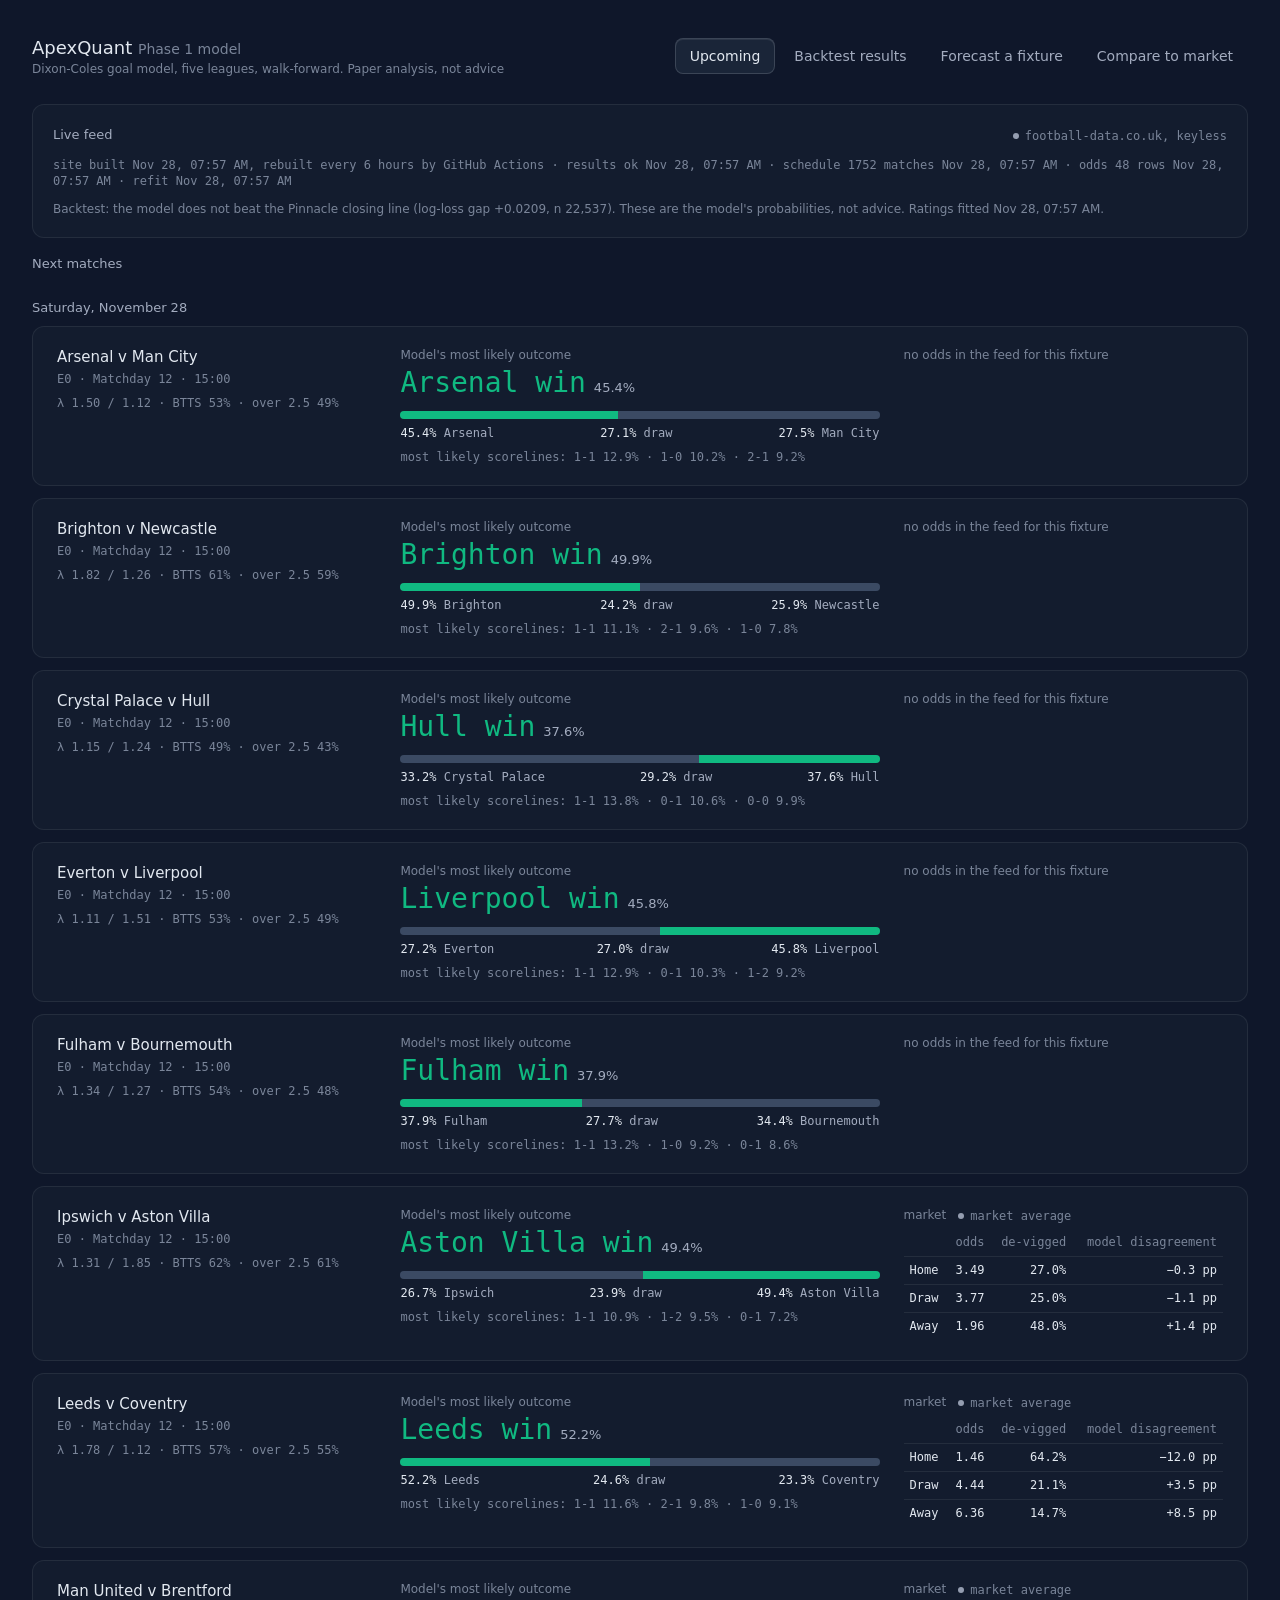
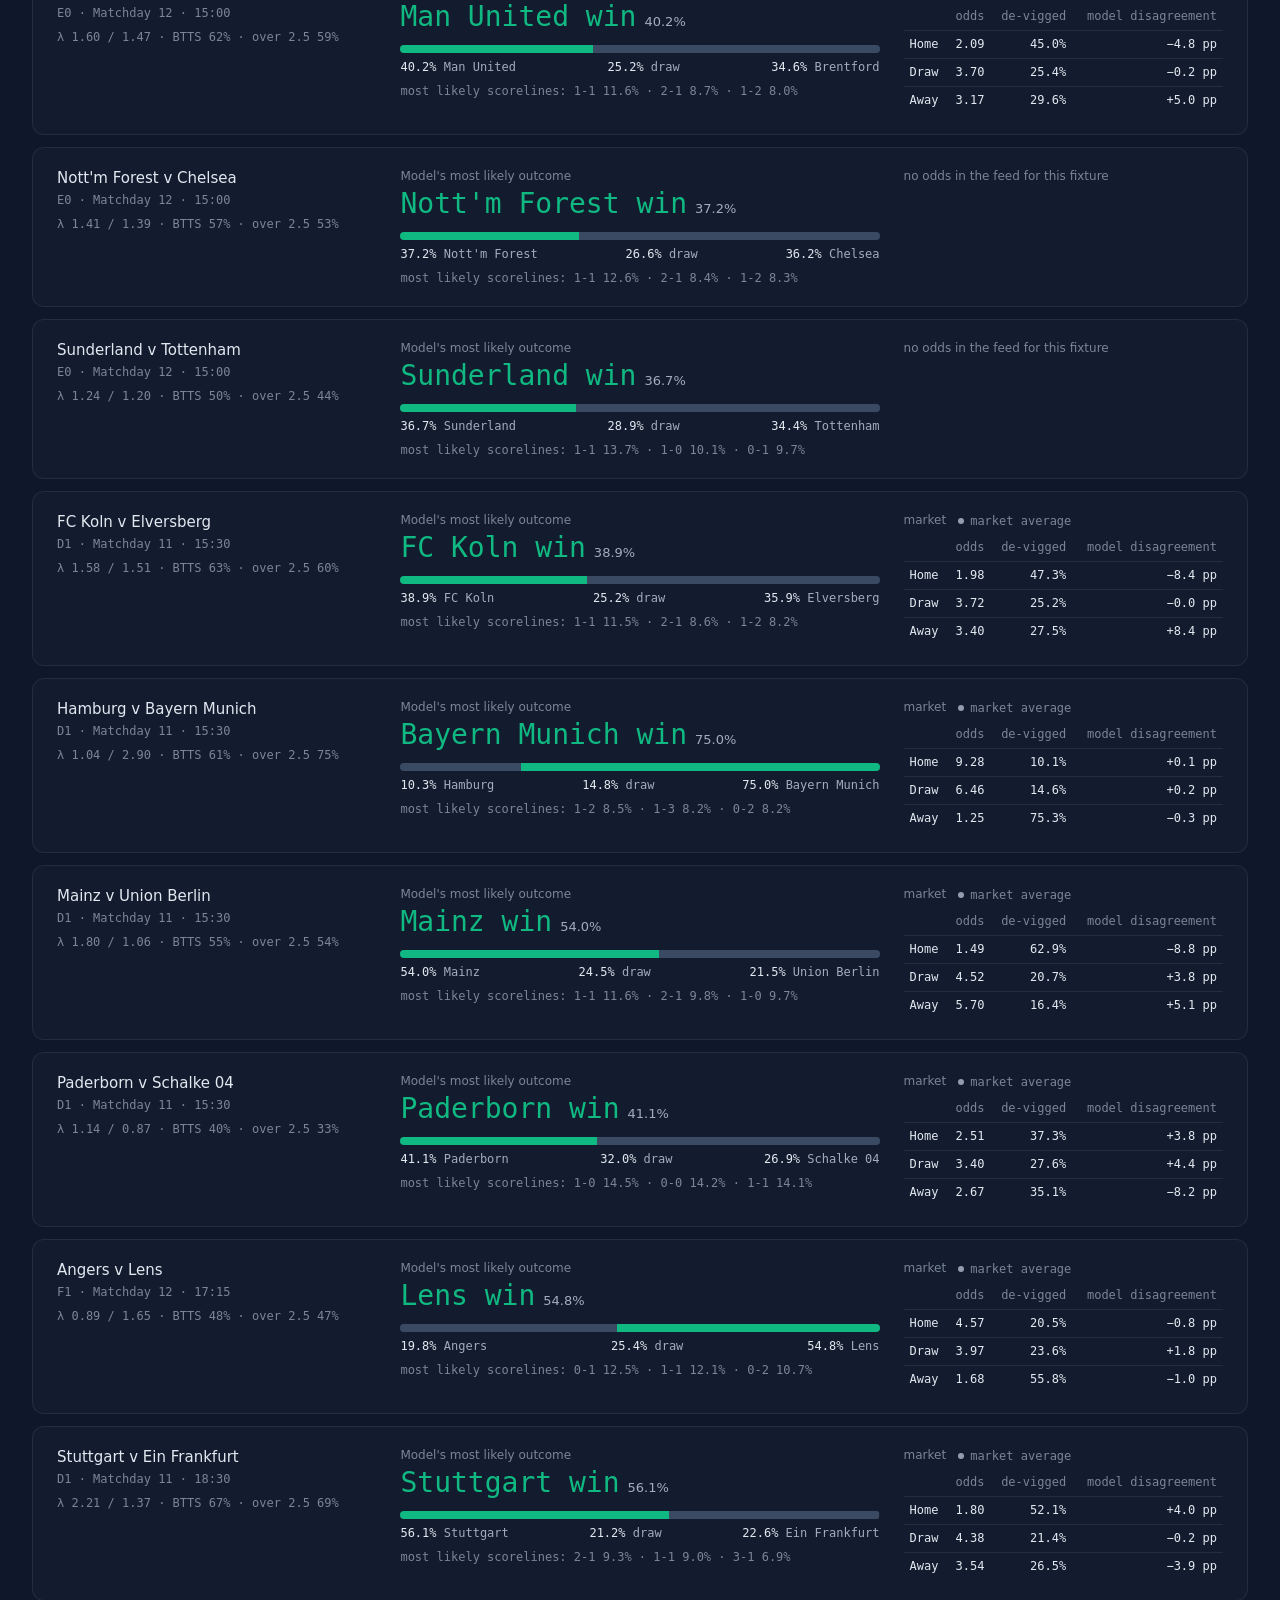
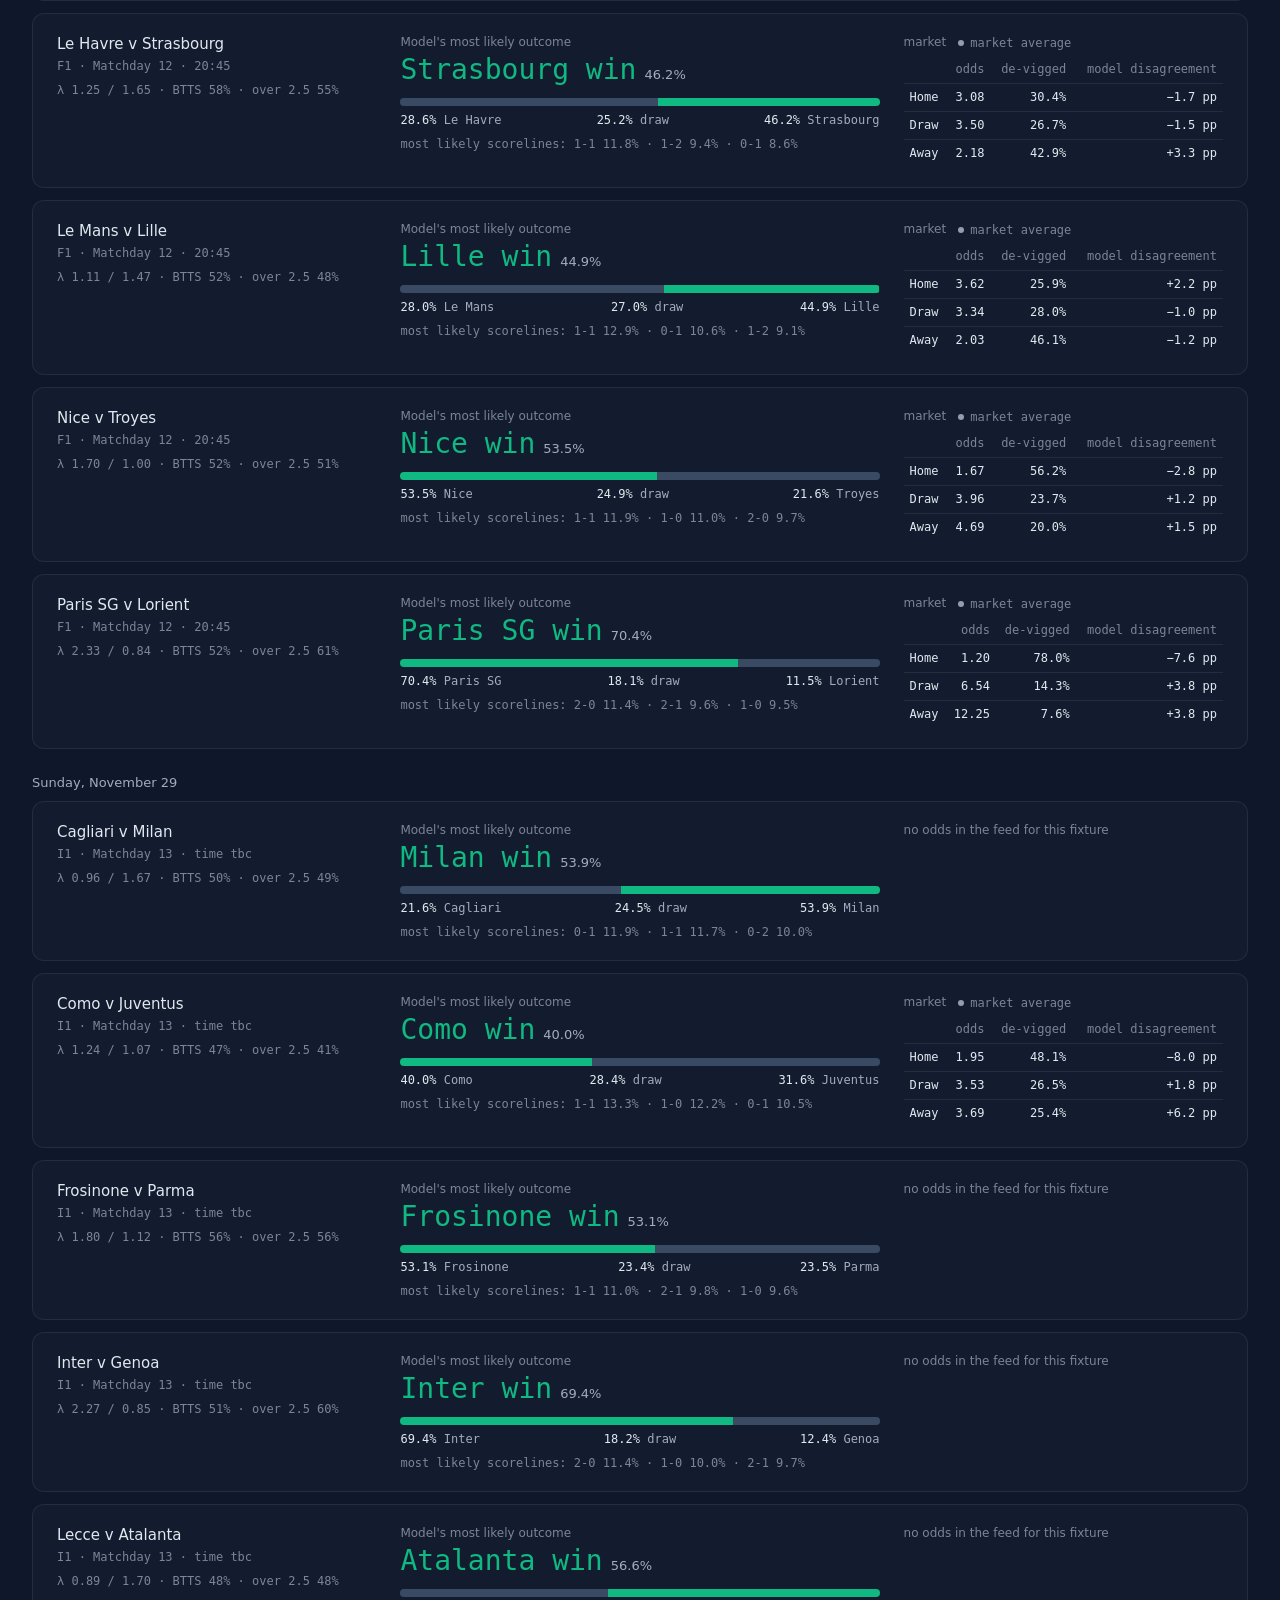
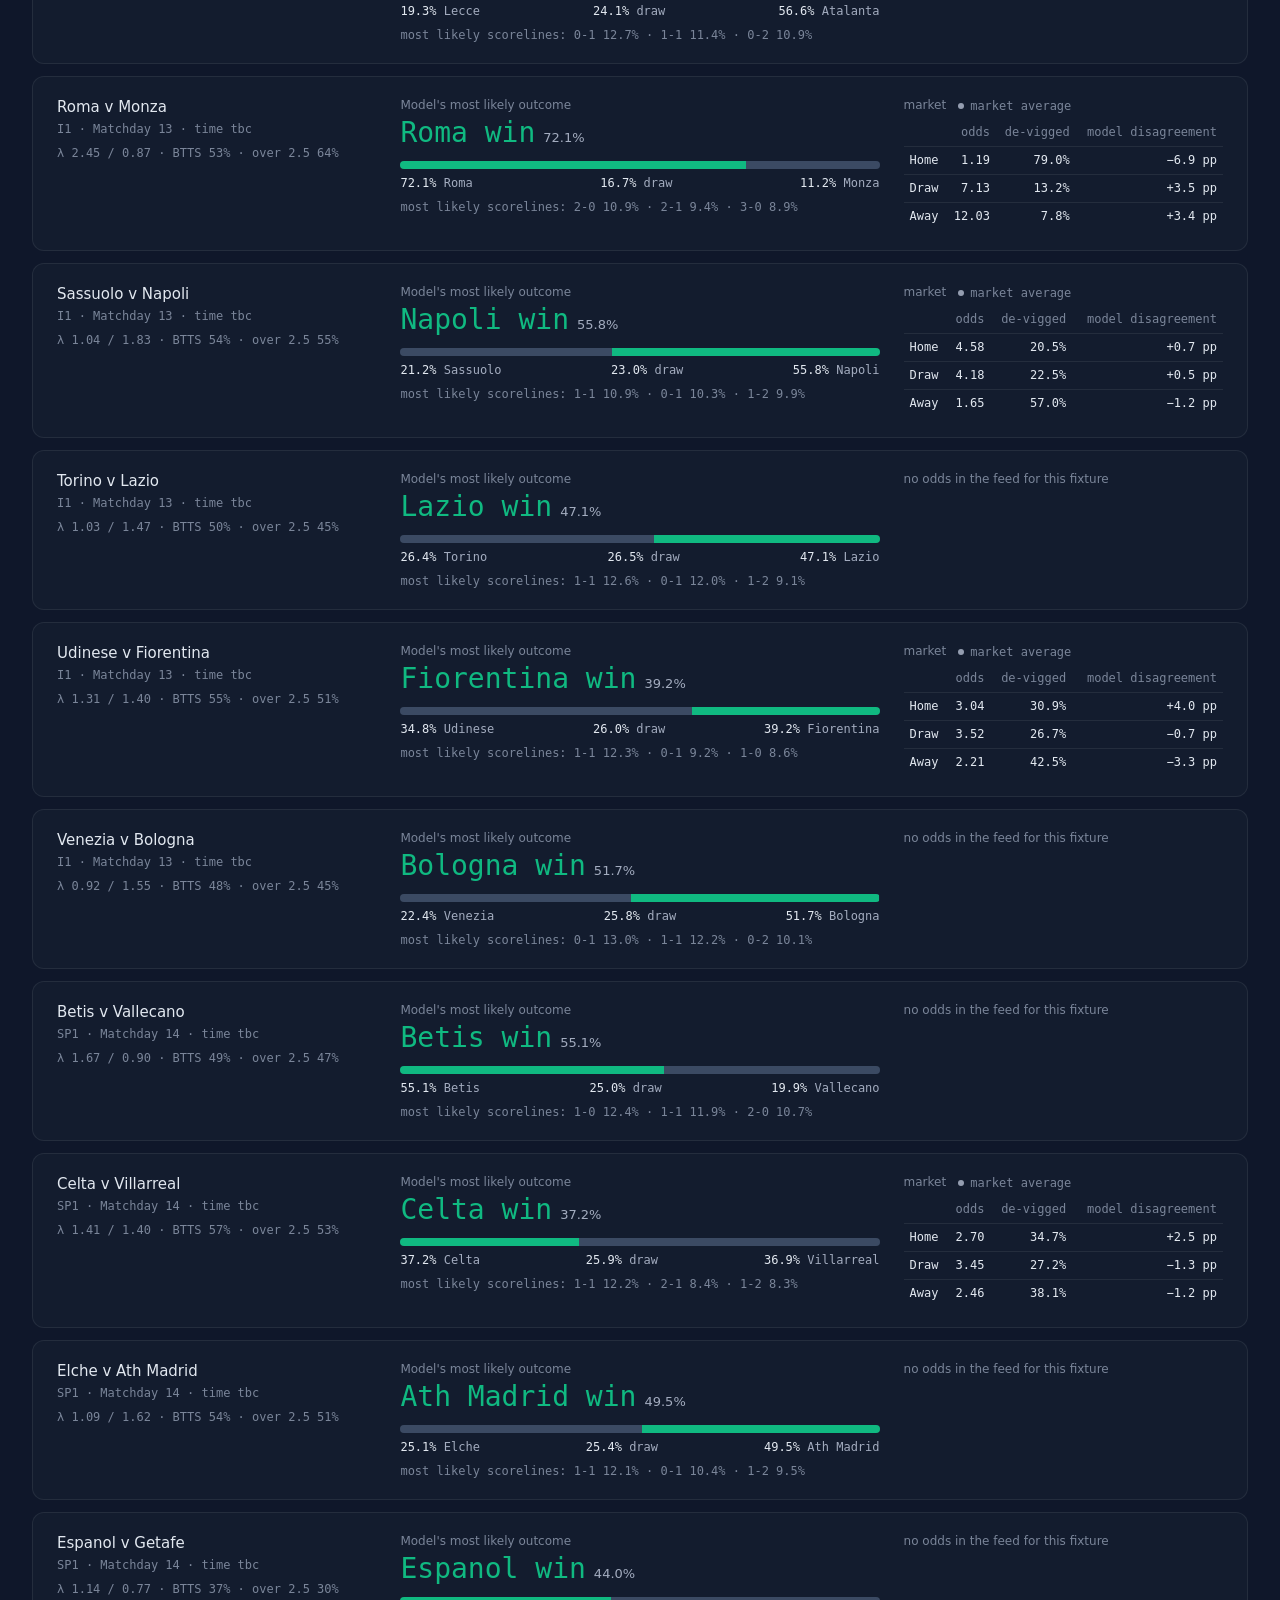
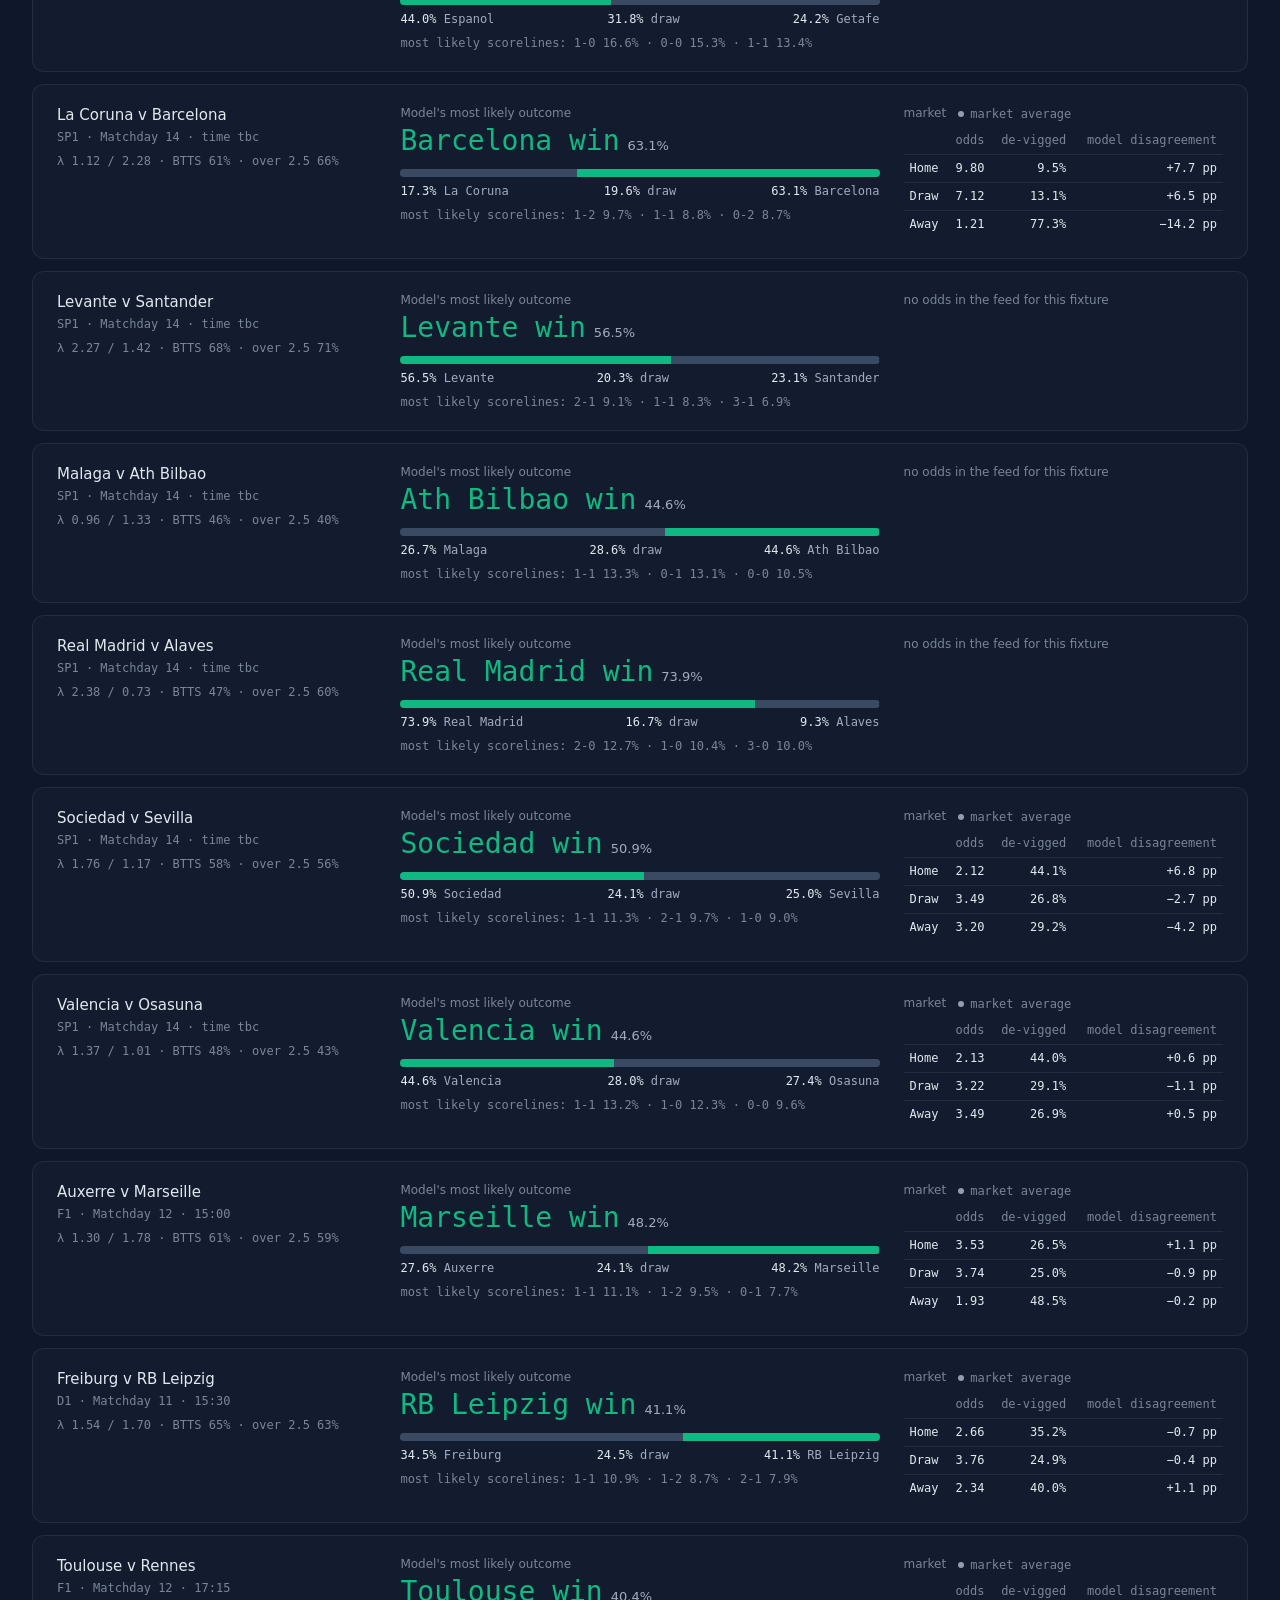
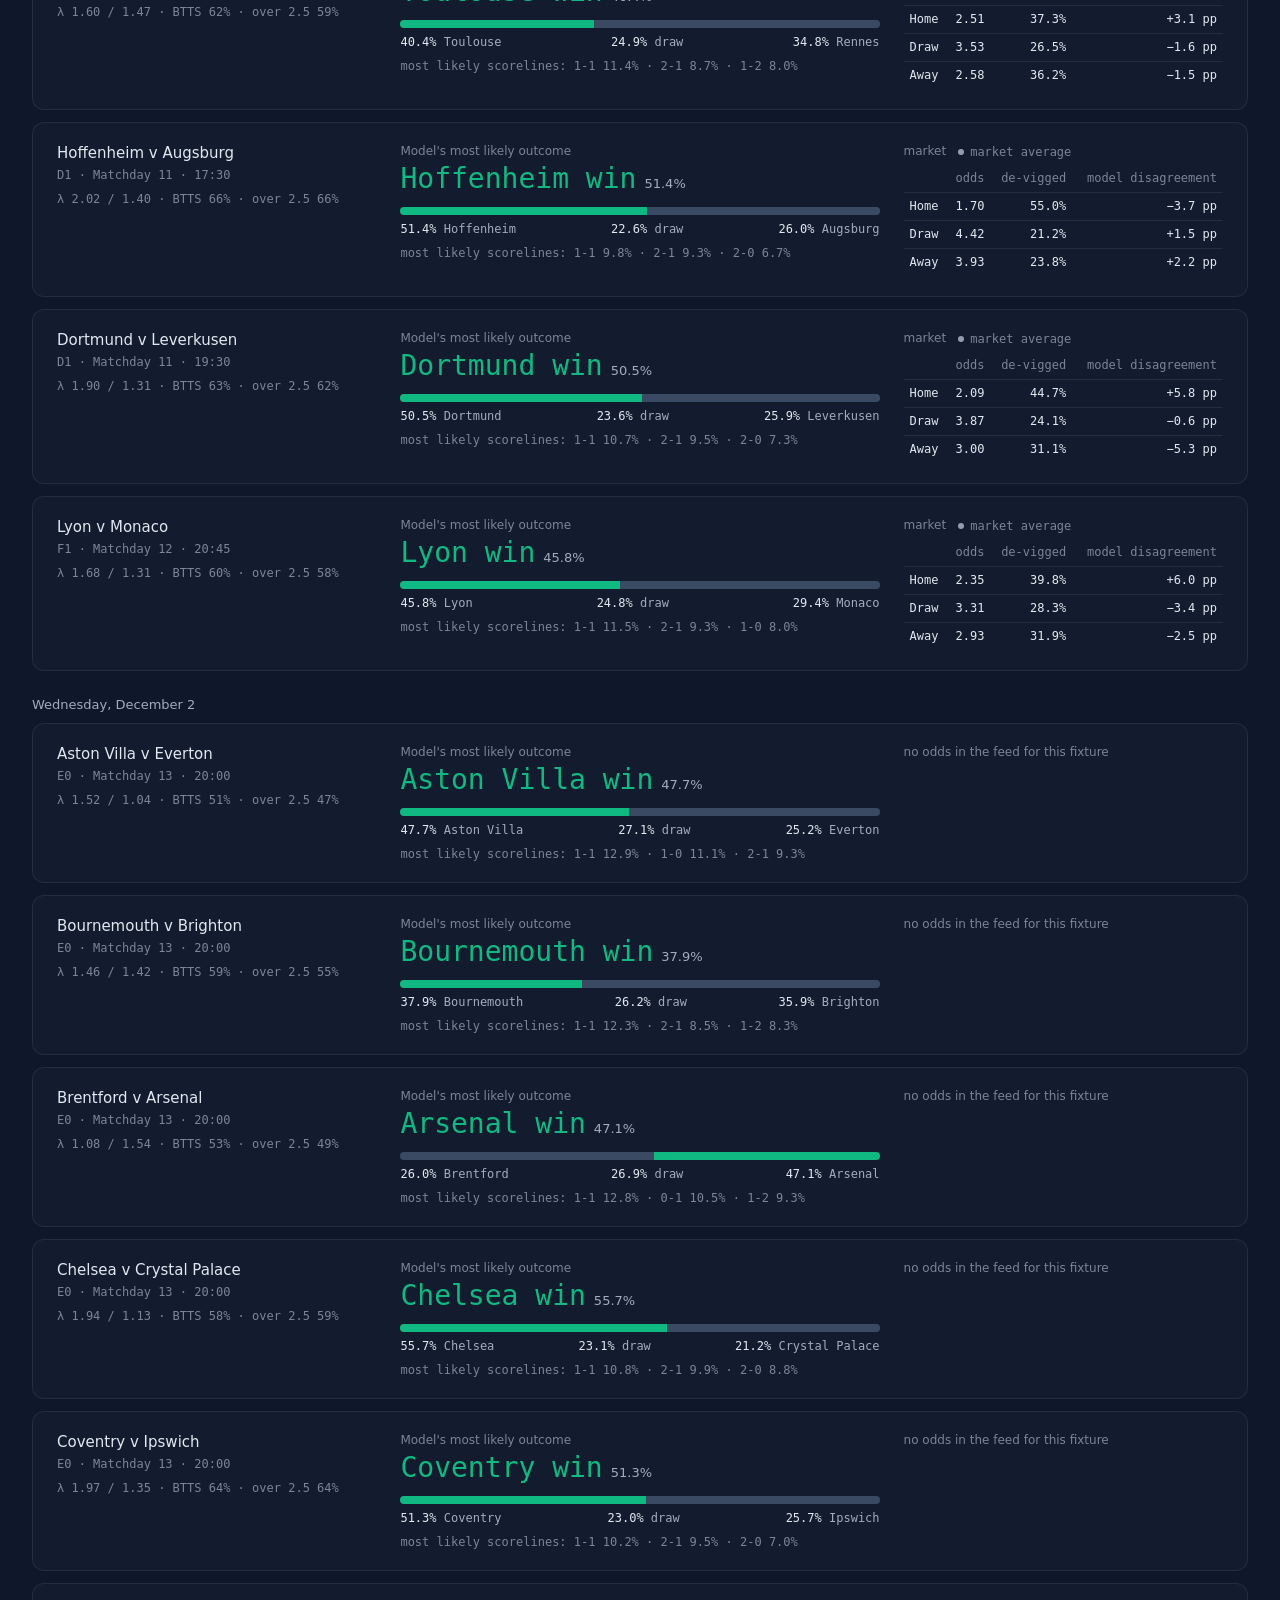
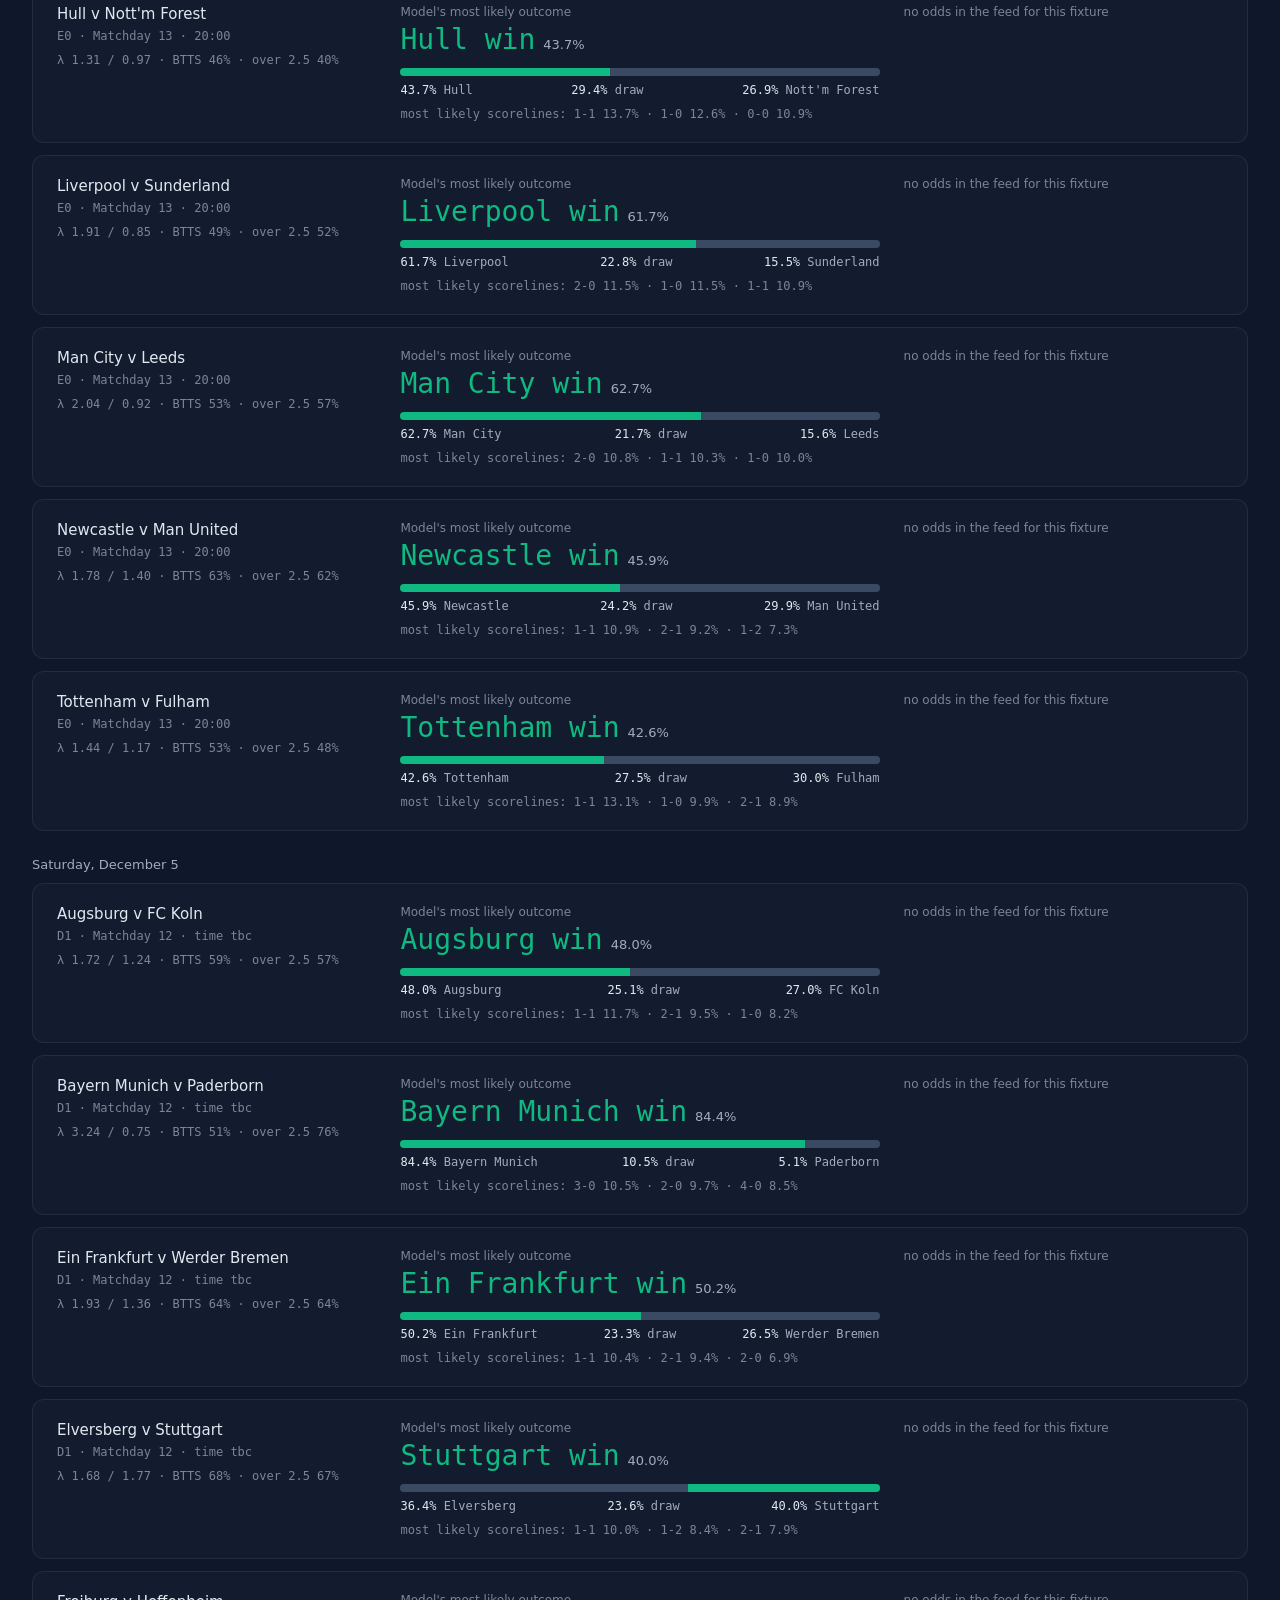
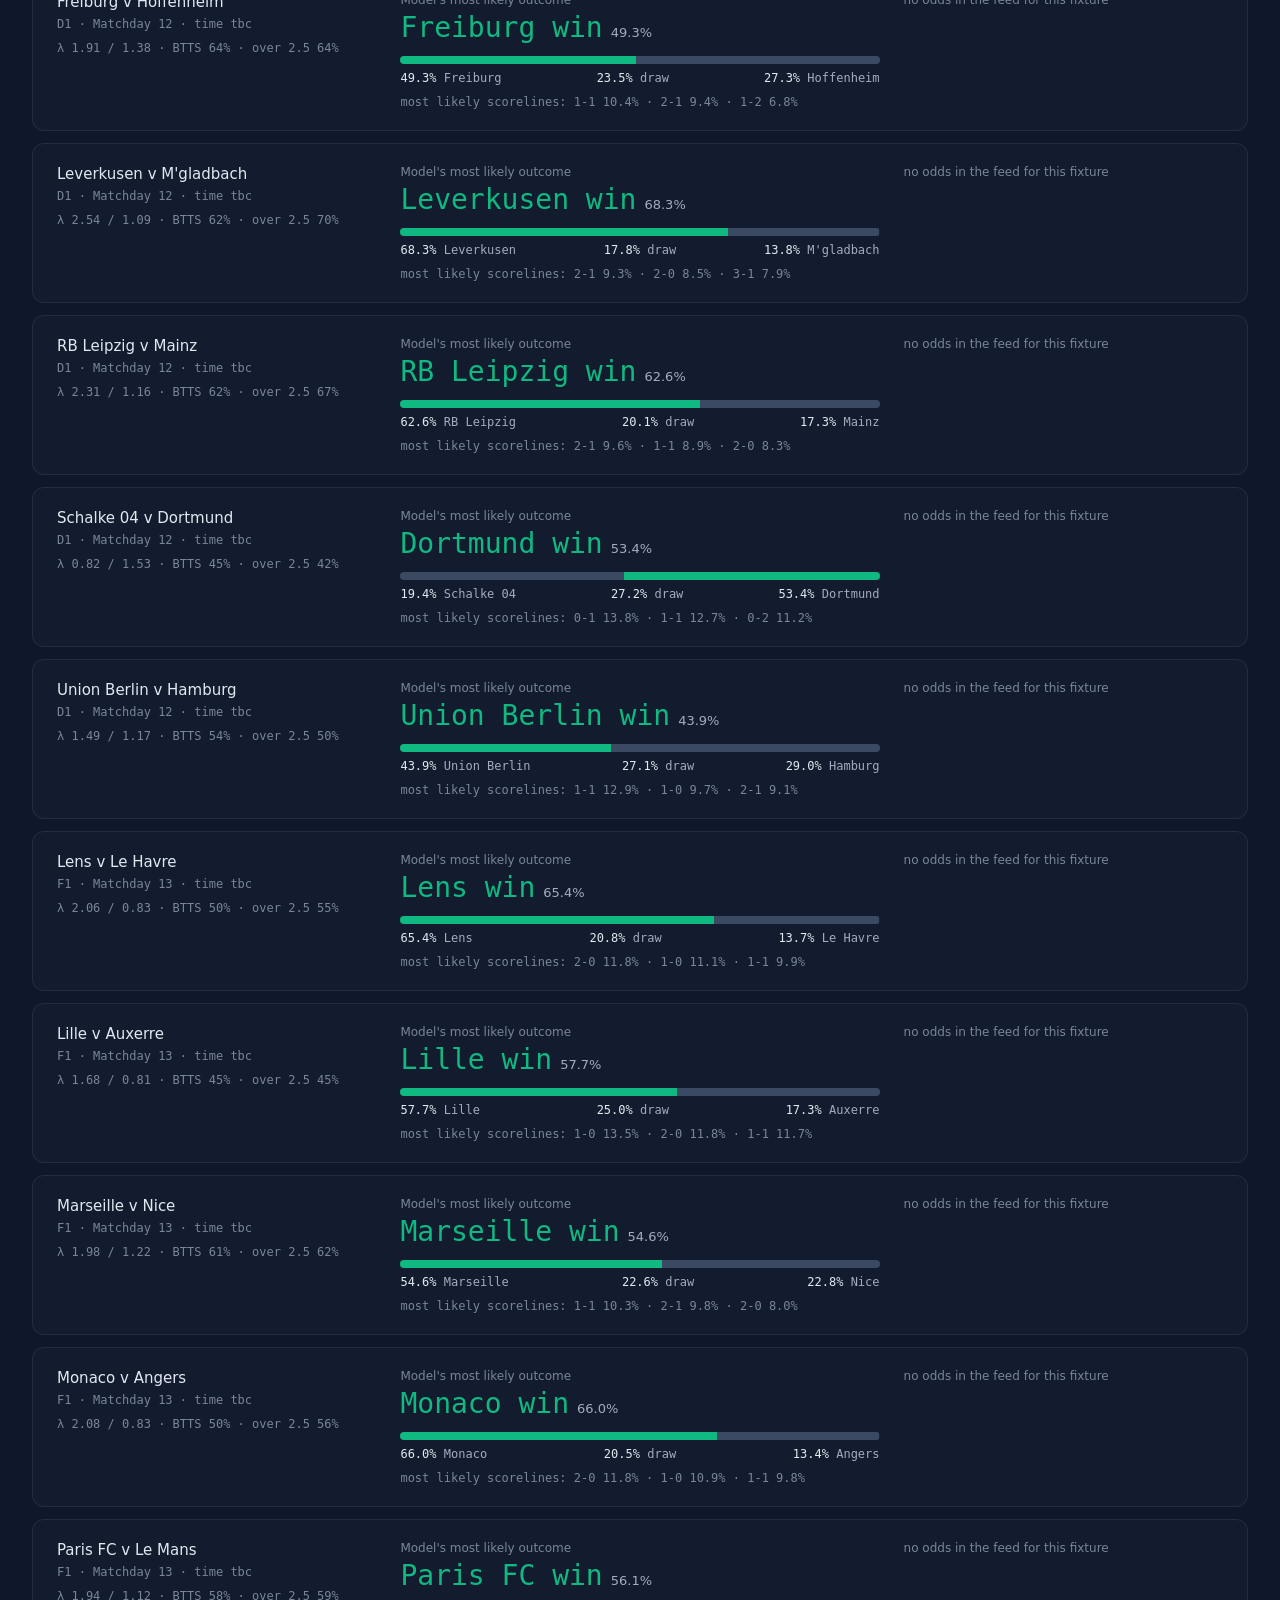
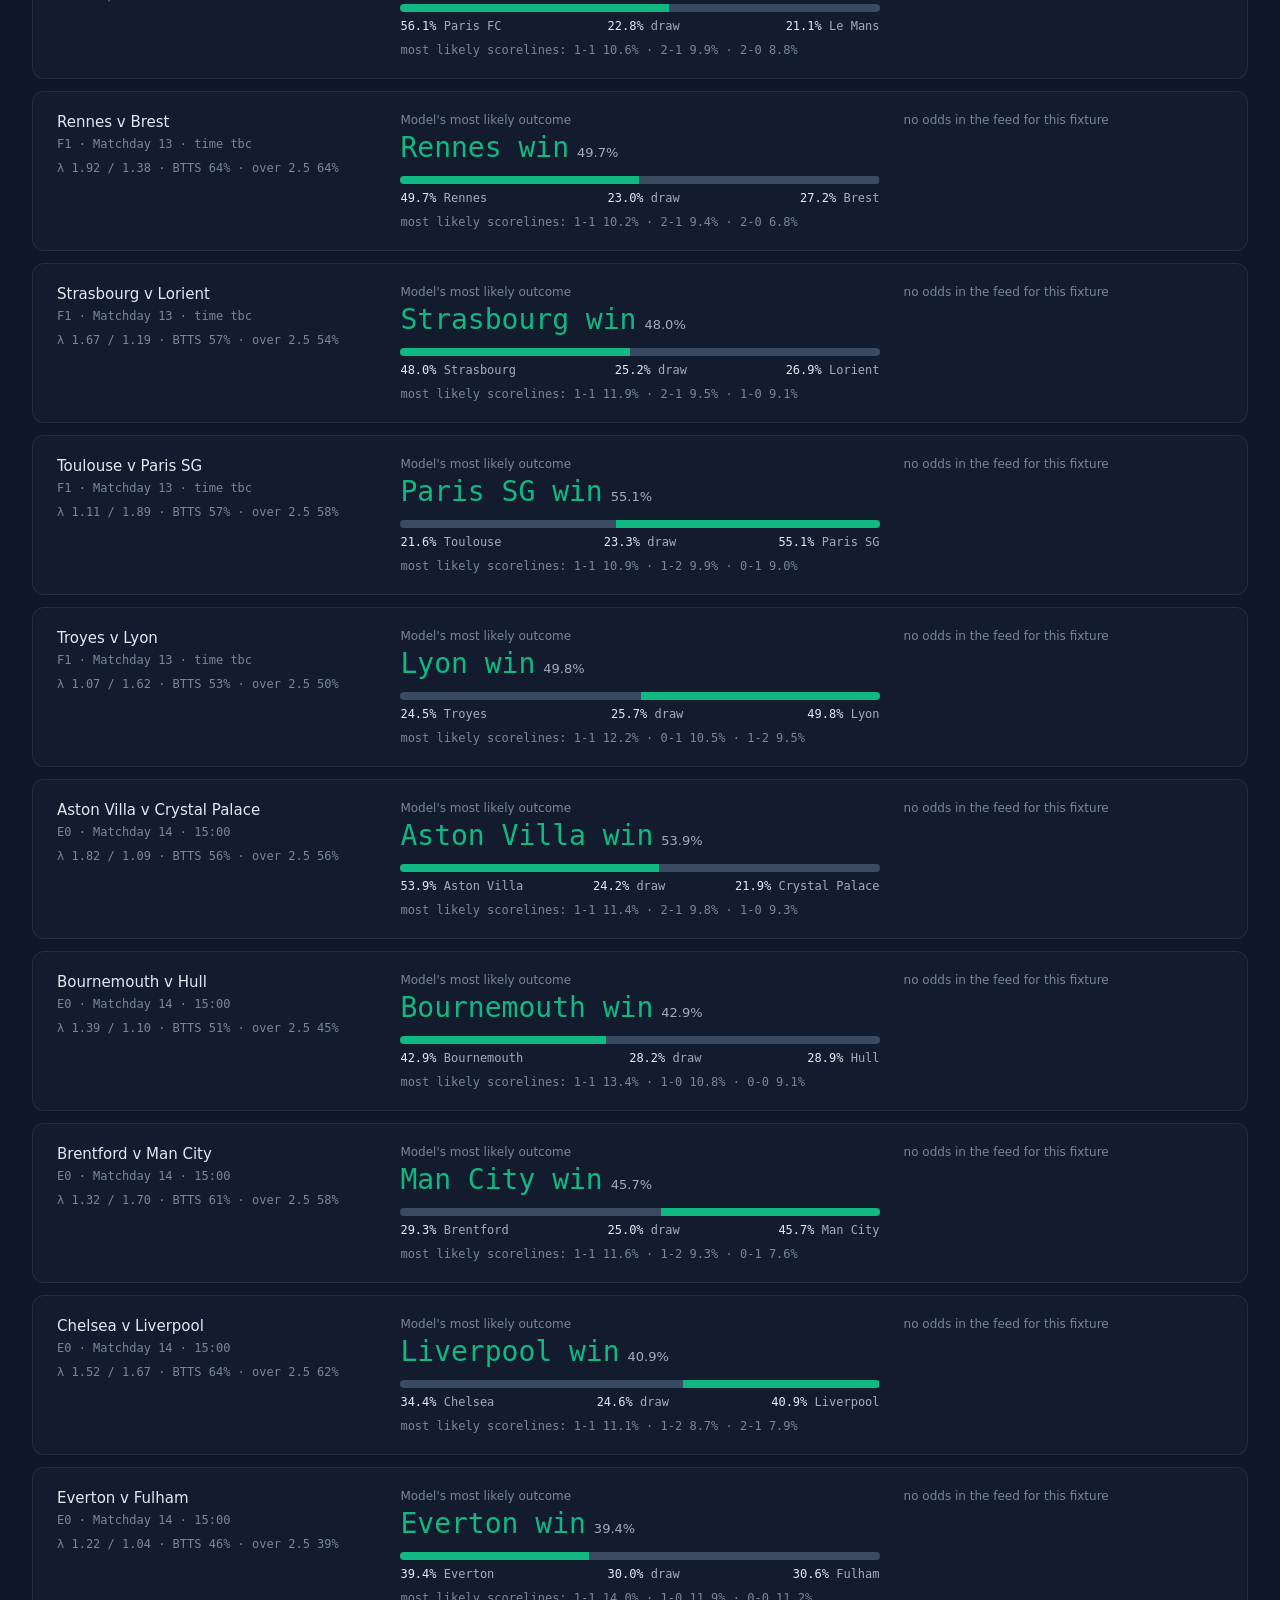
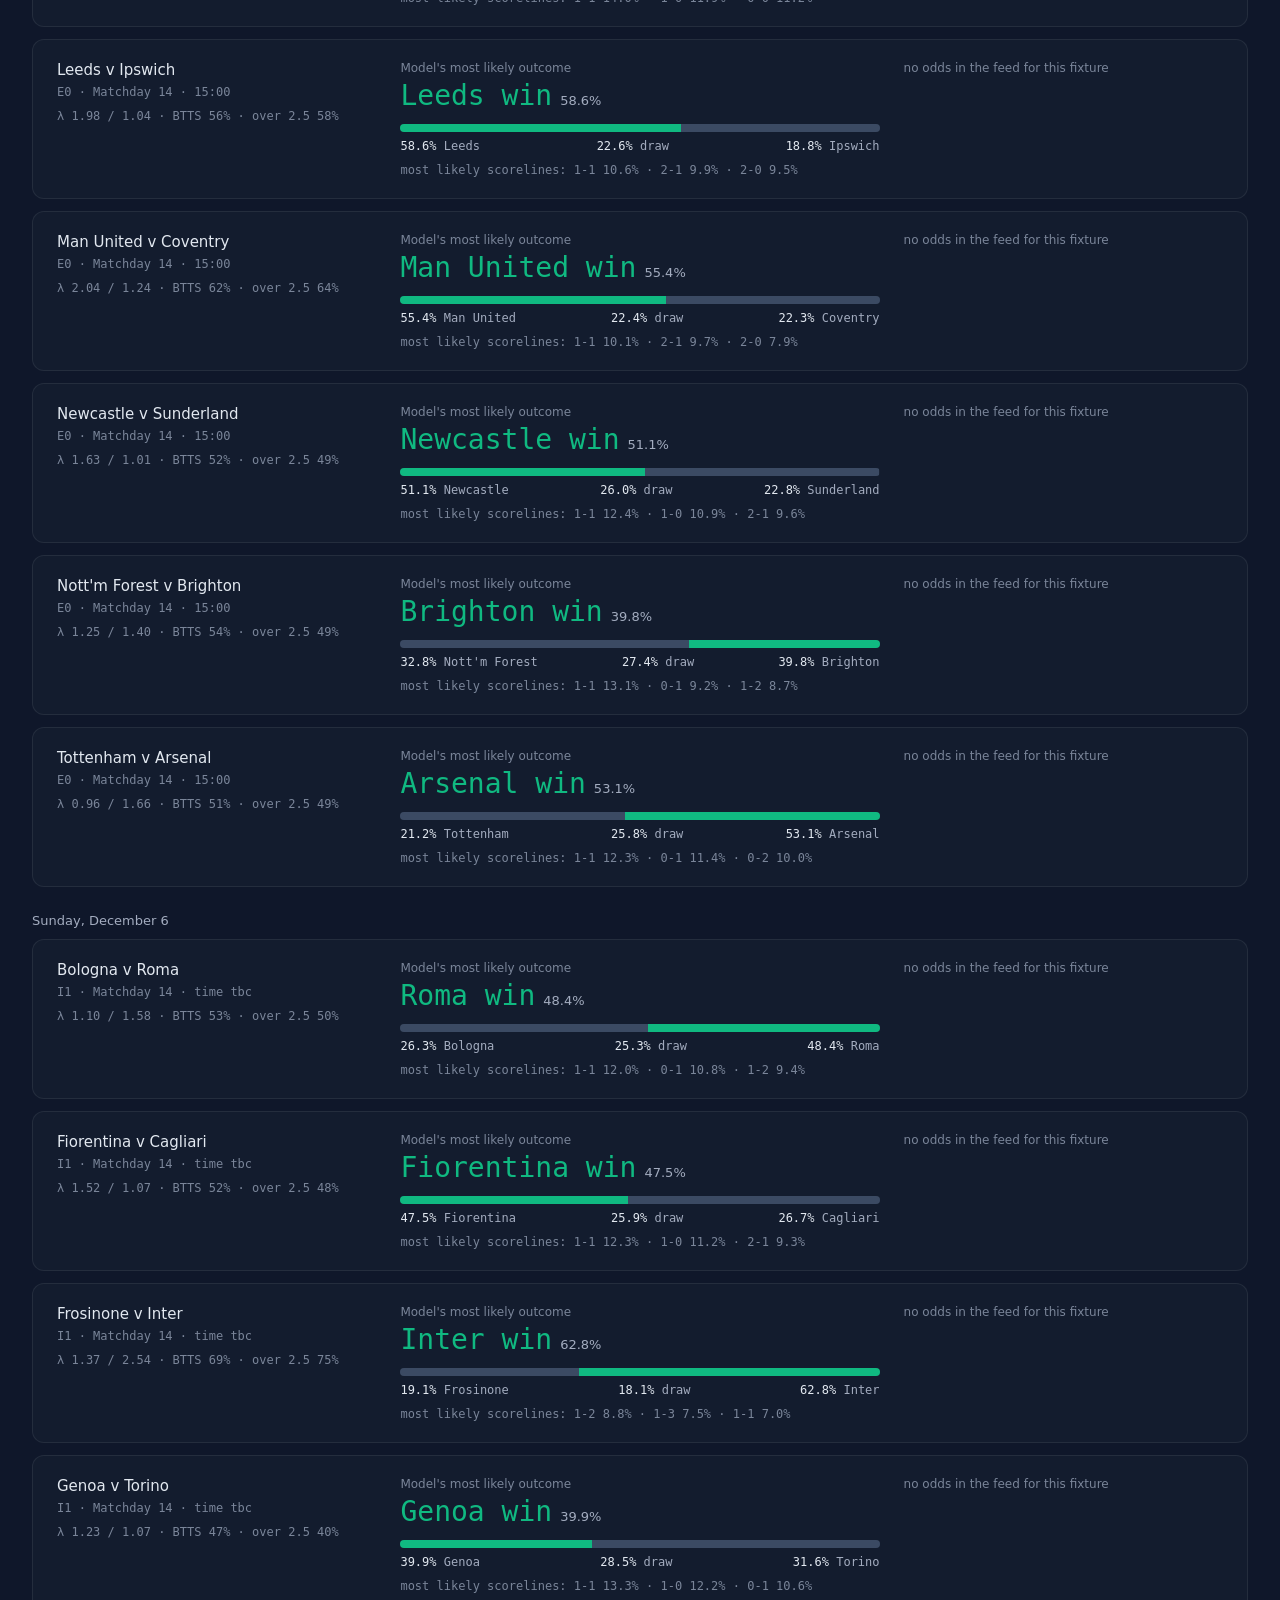
<file: docs/index.html>
<!doctype html>
<html lang="en">
<head>
<script>window.APEX_STATIC = true;</script>
<meta charset="utf-8">
<meta name="viewport" content="width=device-width, initial-scale=1">
<title>ApexQuant Model</title>
<link rel="stylesheet" href="styles3d.css">
<link rel="stylesheet" href="static/app.css">
</head>
<body>
<div class="scene">
  <header class="top">
    <div>
      <h1>ApexQuant <span class="muted">Phase 1 model</span></h1>
      <div class="muted small">Dixon-Coles goal model, five leagues, walk-forward. Paper analysis, not advice</div>
    </div>
    <nav class="tabs" role="tablist">
      <button class="tab active" data-page="upcoming">Upcoming</button>
      <button class="tab" data-page="backtest">Backtest results</button>
      <button class="tab" data-page="forecast">Forecast a fixture</button>
      <button class="tab" data-page="market">Compare to market</button>
    </nav>
  </header>

  <!-- PAGE 0: upcoming fixtures, auto-fed -->
  <section id="page-upcoming" class="page active">
    <div class="card statusbar">
      <div class="hd"><h3>Live feed</h3><span class="prov mkt">football-data.co.uk, keyless</span></div>
      <div class="row">
        <span id="u-status" class="meta">checking feed</span>
        <button class="btn ghost" id="u-refresh">Refresh now</button>
      </div>
      <p class="cap" id="u-note" style="margin:12px 0 0"></p>
    </div>
    <div id="u-list"></div>
    <div id="u-recent"></div>
  </section>

  <!-- PAGE 1 -->
  <section id="page-backtest" class="page">
    <div id="gate" class="card veto banner"><div class="metric">Loading</div></div>
    <div class="grid2">
      <div class="card">
        <div class="hd"><h3>Log loss vs actual result</h3><span class="prov">model</span><span class="prov mkt">Pinnacle</span></div>
        <p class="cap">Lower is better. gap = model − closing. Overall, then per season, then per league</p>
        <div class="tablewrap"><table id="ll-table"></table></div>
      </div>
      <div class="card">
        <div class="hd"><h3>Calibration</h3><span class="prov">model</span><span class="prov mkt">Pinnacle closing</span></div>
        <p class="cap">Predicted probability decile, pooled over H/D/A, vs observed frequency</p>
        <div id="calib"></div>
      </div>
    </div>
    <div class="card">
      <div class="hd"><h3>CLV distribution by EV bucket</h3><span class="prov mkt">Pinnacle pre-match vs closing</span></div>
      <p class="cap">CLV = pre-match odds / closing odds − 1, for selections where model EV ≥ 2% against Pinnacle pre-match</p>
      <div id="clv" class="grid3"></div>
    </div>
  </section>

  <!-- PAGE 2 -->
  <section id="page-forecast" class="page">
    <div class="card">
      <h3>Fixture</h3>
      <div class="row">
        <label>League <select id="f-league"></select></label>
        <label>Home <select id="f-home"></select></label>
        <label>Away <select id="f-away"></select></label>
        <button class="btn" id="f-go">Forecast</button>
        <button class="btn ghost" id="f-refit" title="Refit all leagues from ./data">Refit now</button>
        <span id="f-meta" class="meta"></span>
      </div>
    </div>
    <div id="f-out" class="hidden">
      <div class="grid-21">
        <div class="card"><div class="hd"><h3>1X2</h3><span class="prov">model</span></div><div id="f-1x2"></div></div>
        <div class="card"><div class="hd"><h3>Goals markets</h3><span class="prov">model</span></div><div id="f-goals"></div></div>
      </div>
      <div class="grid-32">
        <div class="card">
          <div class="hd"><h3>Scoreline matrix</h3><span class="prov">model</span></div>
          <p class="cap">Rows home goals, columns away goals, shown to 6 each. Mass beyond 6 is in the full matrix but not drawn</p>
          <div id="f-heat"></div>
        </div>
        <div class="stack">
          <div class="card"><div class="hd"><h3>Most likely scorelines</h3><span class="prov">model</span></div><div id="f-top"></div></div>
          <div class="card"><div class="hd"><h3>Rates</h3><span class="prov">model</span></div><div id="f-rates"></div></div>
        </div>
      </div>
    </div>
  </section>

  <!-- PAGE 3 -->
  <section id="page-market" class="page">
    <div class="card">
      <h3>Source</h3>
      <div class="row" id="m-sources"></div>
      <div class="row">
        <label>League <select id="m-league"></select></label>
        <label>Home <select id="m-home"></select></label>
        <label>Away <select id="m-away"></select></label>
        <label id="m-csv-opts">Use <select id="m-which"><option value="closing">Pinnacle closing</option><option value="pre_match">Pinnacle pre-match</option></select></label>
        <label class="hidden m-manual">Home odds <input id="m-oh" type="number" step="0.01" min="1.01" value="2.10"></label>
        <label class="hidden m-manual">Draw odds <input id="m-od" type="number" step="0.01" min="1.01" value="3.40"></label>
        <label class="hidden m-manual">Away odds <input id="m-oa" type="number" step="0.01" min="1.01" value="3.60"></label>
        <button class="btn" id="m-go">Compare</button>
        <span id="m-meta" class="meta"></span>
      </div>
    </div>
    <div id="m-out" class="card hidden">
      <div class="hd"><h3>Model vs market</h3><span class="prov">model</span><span class="prov mkt" id="m-prov">market</span></div>
      <div class="tablewrap"><table id="m-table"></table></div>
      <div class="foot" id="m-foot">Backtest showed this disagreement is model error, not market error (flat-stake return -8.0% per selection).</div>
    </div>
  </section>
</div>
<script src="static/app.js"></script>
</body>
</html>
</file>
<file: docs/styles3d.css>
/* styles3d.css - ApexQuant terminal theme.
   Flattened from the whitepaper's glassmorphic theme (unslop pass, 2026-11-10):
   same brand colours (#0F172A navy, #10B981 emerald), no blur, no glow, no gradients.
   Depth comes from surface steps and hairlines. Danger red only for the failed-gate banner. */
:root{
  --bg:#0F172A;            /* page */
  --sidebar:#0B1220;       /* deepest surface */
  --panel:#131C2E;         /* card */
  --raised:#1A2538;        /* input, active row */
  --edge:rgba(226,232,240,.08);
  --edge-strong:rgba(226,232,240,.16);
  --emerald:#10B981; --text:#E2E8F0; --text-2:#A3ACBF; --muted:#7A8599; --danger:#F43F5E;
  --sans:Inter,"Segoe UI",system-ui,sans-serif;
  --mono:"JetBrains Mono","Cascadia Mono","DejaVu Sans Mono",ui-monospace,monospace;
  --ease:cubic-bezier(.22,1,.36,1);
}
*{box-sizing:border-box}
body{margin:0;background:var(--bg);color:var(--text);font:14px/20px var(--sans);min-height:100vh;
  font-variant-numeric:tabular-nums}
.scene{max-width:1440px;margin:0 auto;padding:24px 32px 48px}
.card{background:var(--panel);border:1px solid var(--edge);border-radius:12px;padding:20px}
.card h3{margin:0 0 4px;font:500 13px/20px var(--sans);color:var(--text-2)}
.metric{font:500 22px/28px var(--sans);color:var(--text)}
.veto{border-color:rgba(244,63,94,.45)}
.veto .metric{color:var(--danger)}
.btn{height:36px;padding:0 16px;border:1px solid var(--edge-strong);border-radius:8px;cursor:pointer;
  background:var(--text);color:#0F172A;font:500 14px/20px var(--sans);
  transition:background-color .15s var(--ease),color .15s var(--ease),transform .12s var(--ease)}
.btn:hover{background:#FFFFFF}
.btn:active{transform:scale(.98)}
.btn:focus-visible,.tab:focus-visible,.srcbtn:focus-visible,select:focus-visible,input:focus-visible{
  outline:2px solid rgba(16,185,129,.6);outline-offset:2px}
@media (prefers-reduced-motion:reduce){*{transition:none !important}}
</file>
<file: docs/static/app.css>
/* app.css - layout on top of styles3d.css. 4px grid. One accent, used where it means something. */
.top{display:flex;justify-content:space-between;align-items:center;gap:16px;flex-wrap:wrap;height:64px;margin-bottom:16px}
h1{margin:0;font:500 18px/24px var(--sans);letter-spacing:0}
h1 .muted{font-weight:400;font-size:14px}
.muted{color:var(--muted)}
.sec{color:var(--text-2)}
.small{font-size:12px;line-height:16px}
.hidden{display:none !important}
.tabs{display:flex;gap:4px}
.tab{height:36px;padding:0 14px;background:transparent;color:var(--text-2);border:1px solid transparent;border-radius:8px;cursor:pointer;
  font:500 14px/20px var(--sans);transition:background-color .15s var(--ease),color .15s var(--ease),border-color .15s var(--ease)}
.tab:hover{background:var(--panel);color:var(--text)}
.tab.active{background:var(--raised);border-color:var(--edge-strong);color:var(--text);box-shadow:inset 0 1px 0 rgba(255,255,255,.08)}
.page{display:none}
.page.active{display:block}
.card{margin-bottom:16px}
.card .cap{margin:0 0 12px;font-size:12px;line-height:16px;color:var(--muted)}
.grid2{display:grid;grid-template-columns:1fr 1fr;gap:16px}
.grid3{display:grid;grid-template-columns:repeat(3,1fr);gap:16px}
.grid-21{display:grid;grid-template-columns:2fr 1fr;gap:16px}
.grid-32{display:grid;grid-template-columns:3fr 2fr;gap:16px}
.stack{display:flex;flex-direction:column;gap:16px}
.stack .card{margin:0}
@media (max-width:960px){.grid2,.grid3,.grid-21,.grid-32{grid-template-columns:1fr}}

/* gate banner: the only place the danger red lives */
.banner{display:flex;flex-direction:column;gap:4px;padding:20px 24px}
.banner .metric{margin-bottom:4px}
.banner.pass{border-color:rgba(16,185,129,.45)}
.banner.pass .metric{color:var(--emerald)}

/* controls: one 36px row */
.row{display:flex;gap:12px;align-items:flex-end;flex-wrap:wrap;margin:0 0 12px}
.row:last-child{margin-bottom:0}
label{display:flex;flex-direction:column;gap:4px;font-size:12px;line-height:16px;color:var(--muted)}
select,input{height:36px;background:var(--raised);color:var(--text);border:1px solid var(--edge);border-radius:8px;padding:0 10px;
  font:14px/20px var(--sans);min-width:160px;transition:border-color .15s var(--ease)}
select:hover,input:hover{border-color:var(--edge-strong)}
.btn.ghost{background:transparent;color:var(--text);border-color:var(--edge-strong)}
.btn.ghost:hover{background:var(--raised)}
.btn:disabled{opacity:.45;cursor:not-allowed}
.srcbtn{height:36px;padding:0 14px;background:transparent;color:var(--text-2);border:1px solid var(--edge-strong);border-radius:8px;cursor:pointer;
  font:14px/20px var(--sans);transition:background-color .15s var(--ease),color .15s var(--ease)}
.srcbtn:hover{background:var(--panel);color:var(--text)}
.srcbtn.active{background:var(--raised);color:var(--text);box-shadow:inset 0 1px 0 rgba(255,255,255,.08)}
.srcbtn:disabled{opacity:.45;cursor:not-allowed}
.meta{font:12px/16px var(--mono);color:var(--muted);align-self:center;padding-bottom:0}

/* provenance tag: the signature. every number block names its source */
.prov{display:inline-flex;align-items:center;gap:6px;font:12px/16px var(--mono);color:var(--muted);margin-left:8px;vertical-align:middle}
.prov::before{content:"";width:6px;height:6px;border-radius:3px;background:var(--emerald);opacity:.9}
.prov.mkt::before{background:var(--text-2)}
.hd{display:flex;align-items:baseline;gap:12px}
.hd h3{margin-right:auto}
.hd .prov{margin-left:0}

/* tables */
.tablewrap{overflow-x:auto}
table{border-collapse:collapse;width:100%;font:13px/20px var(--mono)}
th,td{height:32px;padding:0 8px;text-align:right;border-bottom:1px solid var(--edge);white-space:nowrap}
th{color:var(--muted);font-weight:400}
td:first-child,th:first-child{text-align:left}
tr:last-child td{border-bottom:0}
tr.head td{color:var(--text);font-weight:500}
tr.sep td{border-top:1px solid var(--edge-strong)}
td.dim{color:var(--muted)}

/* figures */
.figs{display:grid;grid-template-columns:repeat(3,1fr);gap:16px;margin:8px 0 12px}
.fig .lbl{font-size:12px;line-height:16px;color:var(--muted);margin-bottom:4px;overflow:hidden;text-overflow:ellipsis;white-space:nowrap}
.fig .val{font:500 28px/32px var(--mono);color:var(--text)}
.fig.lead .val{color:var(--emerald)}
.fig .sub{font:12px/16px var(--mono);color:var(--muted);margin-top:4px}
.kv{display:grid;grid-template-columns:1fr auto;gap:0 16px;font:13px/20px var(--sans)}
.kv span{height:32px;display:flex;align-items:center;border-bottom:1px solid var(--edge);color:var(--text-2)}
.kv b{height:32px;display:flex;align-items:center;justify-content:flex-end;border-bottom:1px solid var(--edge);font:500 13px/20px var(--mono);color:var(--text)}
.kv span:nth-last-child(2),.kv b:last-child{border-bottom:0}

/* scoreline matrix: the one rich object */
.heat{border-collapse:separate;border-spacing:4px;font:12px/16px var(--mono);width:100%;table-layout:fixed}
.heat td{height:44px;border:0;border-radius:6px;text-align:center;padding:0;color:var(--text)}
.heat th{height:24px;border:0;color:var(--muted);font-weight:400;text-align:center}
.heat th:first-child{width:28px}
.heat td.mode{box-shadow:inset 0 0 0 1.5px var(--emerald)}
svg{width:100%;height:auto;display:block}
.err{color:var(--text-2);background:var(--raised);border:1px solid var(--edge);border-radius:8px;padding:8px 12px;font:13px/20px var(--mono)}

/* upcoming: one card per fixture, the model's most likely outcome is the big figure */
.statusbar .row{margin:8px 0 0}
.day{margin:24px 0 8px;font:500 13px/20px var(--sans);color:var(--text-2)}
.day:first-child{margin-top:8px}
.fx{display:grid;grid-template-columns:minmax(0,2fr) minmax(0,3fr) minmax(0,2fr);gap:24px;align-items:start;margin-bottom:12px;padding:20px 24px}
.fx .who{min-width:0}
.fx .teams{font:500 15px/20px var(--sans);color:var(--text)}
.fx .ko{font:12px/16px var(--mono);color:var(--muted);margin-top:4px}
.fx .big .lbl{font-size:12px;line-height:16px;color:var(--muted);margin-bottom:4px}
.fx .big .val{font:500 28px/32px var(--mono);color:var(--emerald)}
.fx .big .val small{font:400 13px/20px var(--sans);color:var(--text-2);margin-left:8px}
.fx .bar{display:flex;height:8px;border-radius:4px;overflow:hidden;margin:12px 0 6px;background:var(--raised)}
.fx .bar i{display:block;height:100%;background:#3B4A63}
.fx .bar i.lead{background:var(--emerald)}
.fx .trio{display:flex;justify-content:space-between;font:12px/16px var(--mono);color:var(--text-2)}
.fx .trio b{font-weight:500;color:var(--text)}
.fx .meta2{font:12px/16px var(--mono);color:var(--muted);margin-top:8px}
.fx .mkt{min-width:0}
.fx .mkt table{font-size:12px}
.fx .mkt th,.fx .mkt td{height:28px;padding:0 6px}
.fx .warn{font:12px/16px var(--sans);color:var(--text-2);margin-top:8px}
.empty{padding:32px 24px;color:var(--text-2)}
@media (max-width:960px){.fx{grid-template-columns:1fr}}
.foot{margin-top:12px;font-size:12px;line-height:16px;color:var(--text-2)}
</file>
